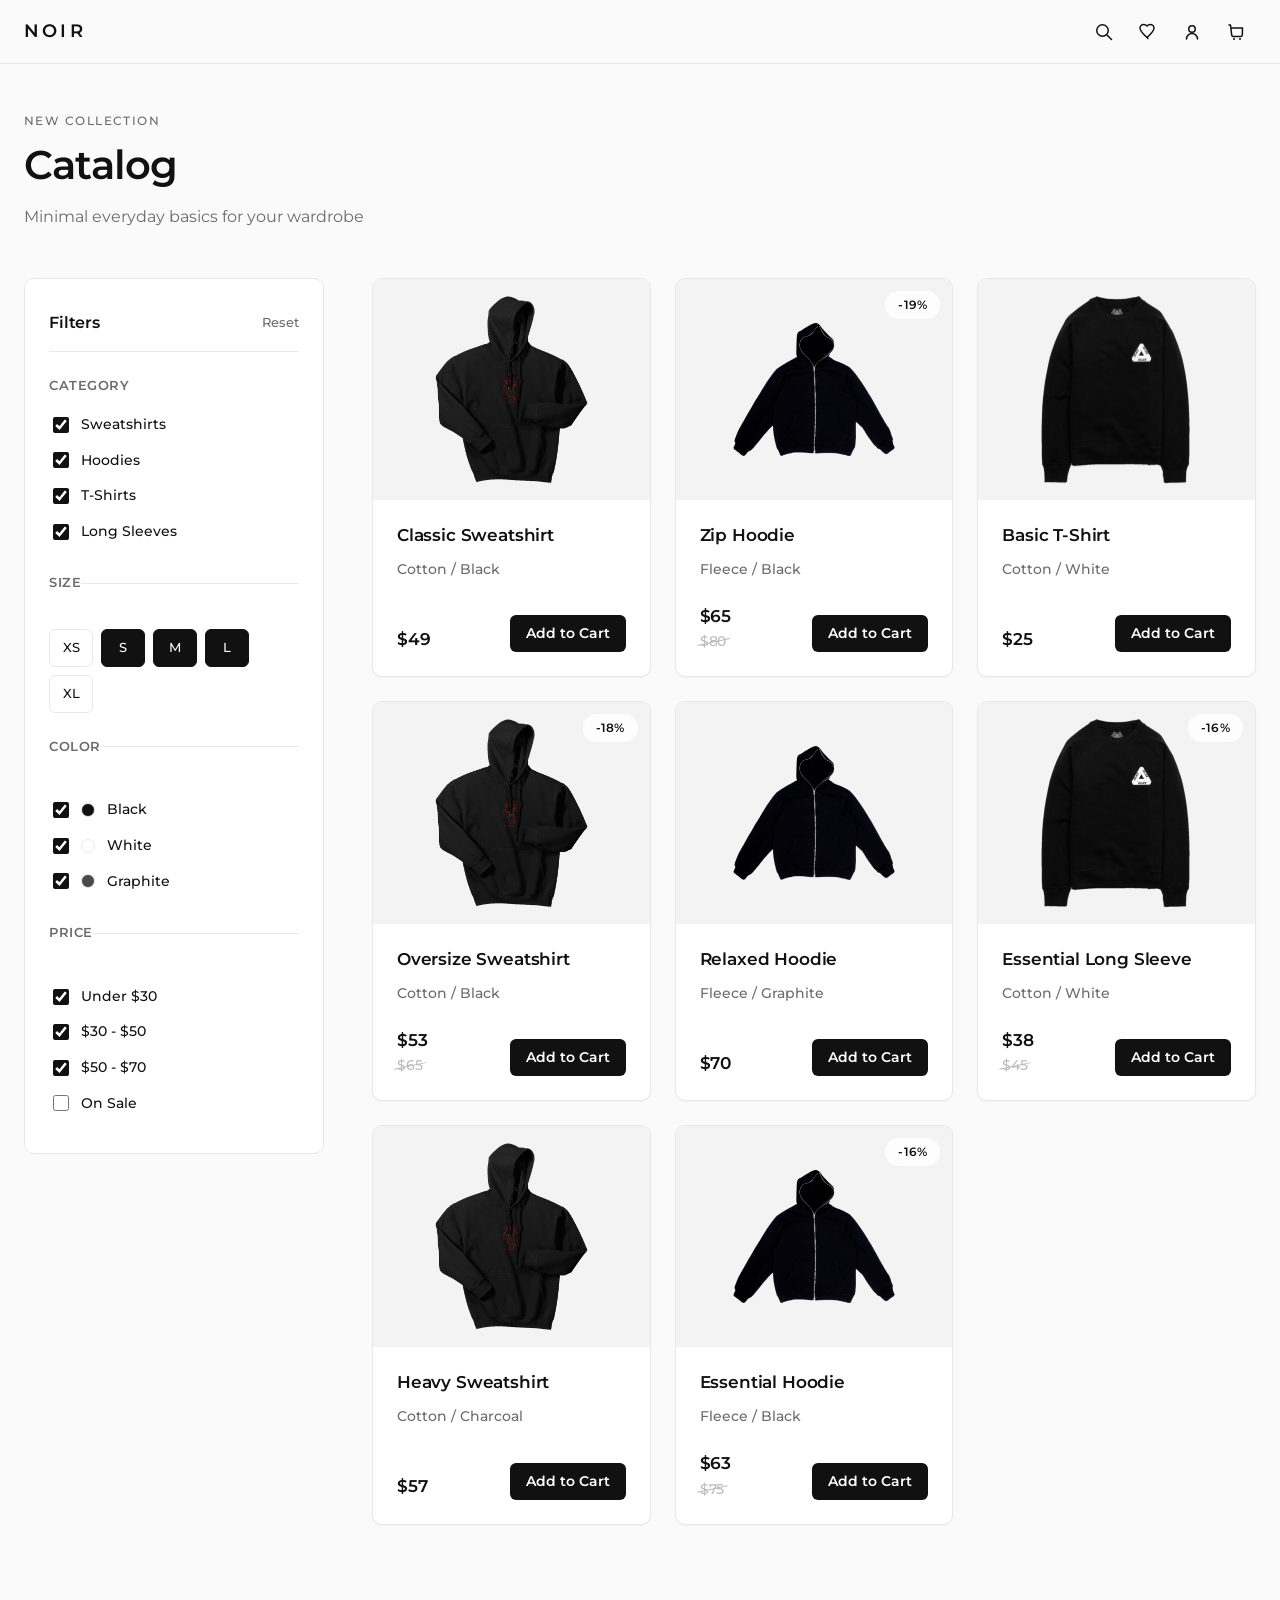
<file: index.html>
﻿<!DOCTYPE html>
<html lang="en">
<head>
  <meta charset="UTF-8">
  <meta name="viewport" content="width=device-width, initial-scale=1.0">
  <title>NOIR - Catalog</title>
  <link rel="preconnect" href="https://fonts.googleapis.com">
  <link rel="preconnect" href="https://fonts.gstatic.com" crossorigin>
  <link href="https://fonts.googleapis.com/css2?family=Montserrat:wght@400;500;600&display=swap" rel="stylesheet">
  <link rel="stylesheet" href="styles.css">
</head>
<body>
  <header class="header">
    <div class="container header__inner">
      <a href="#" class="header__logo">NOIR</a>

      <nav class="header__nav" aria-label="Main navigation">
        <button type="button" class="header__icon-btn" aria-label="Search">
          <svg width="20" height="20" viewBox="0 0 20 20" fill="none" aria-hidden="true">
            <circle cx="8.5" cy="8.5" r="5.75" stroke="currentColor" stroke-width="1.5"/>
            <path d="M13 13l4.5 4.5" stroke="currentColor" stroke-width="1.5" stroke-linecap="round"/>
          </svg>
        </button>
        <button type="button" class="header__icon-btn" aria-label="Wishlist">
          <svg width="20" height="20" viewBox="0 0 20 20" fill="none" aria-hidden="true">
            <path d="M10 16.5l-1.05-1.02C4.5 11.36 2 9.05 2 6.25 2 4.1 3.67 2.5 5.75 2.5c1.24 0 2.43.58 3.25 1.49C9.82 3.08 11.01 2.5 12.25 2.5 14.33 2.5 16 4.1 16 6.25c0 2.8-2.5 5.11-6.95 9.23L10 16.5z" stroke="currentColor" stroke-width="1.5" stroke-linejoin="round"/>
          </svg>
        </button>
        <button type="button" class="header__icon-btn" aria-label="Profile">
          <svg width="20" height="20" viewBox="0 0 20 20" fill="none" aria-hidden="true">
            <circle cx="10" cy="7" r="3.25" stroke="currentColor" stroke-width="1.5"/>
            <path d="M4.5 17c0-3.038 2.462-5.5 5.5-5.5s5.5 2.462 5.5 5.5" stroke="currentColor" stroke-width="1.5" stroke-linecap="round"/>
          </svg>
        </button>
        <button type="button" class="header__icon-btn" aria-label="Cart">
          <svg width="20" height="20" viewBox="0 0 20 20" fill="none" aria-hidden="true">
            <path d="M3 3h1.5l1.2 10.2a1.5 1.5 0 001.49 1.3h7.62a1.5 1.5 0 001.49-1.3L16.5 6H6" stroke="currentColor" stroke-width="1.5" stroke-linecap="round" stroke-linejoin="round"/>
            <circle cx="8" cy="17" r="1" fill="currentColor"/>
            <circle cx="14" cy="17" r="1" fill="currentColor"/>
          </svg>
        </button>
      </nav>
    </div>
  </header>

  <main>
    <section class="catalog" aria-labelledby="catalog-title">
      <div class="container">
        <header class="catalog__header">
          <p class="catalog__eyebrow">New Collection</p>
          <h1 id="catalog-title" class="catalog__title">Catalog</h1>
          <p class="catalog__subtitle">Minimal everyday basics for your wardrobe</p>
        </header>

        <div class="catalog__layout">
          <div class="filter-panel">
            <input type="checkbox" id="filter-toggle" class="filter-toggle">
            <label for="filter-toggle" class="filter-toggle-btn">
              <span class="filter-toggle-btn__text">Filters</span>
              <svg class="filter-toggle-btn__icon" width="16" height="16" viewBox="0 0 16 16" fill="none" aria-hidden="true">
                <path d="M4 6l4 4 4-4" stroke="currentColor" stroke-width="1.5" stroke-linecap="round" stroke-linejoin="round"/>
              </svg>
            </label>

            <aside class="filter" aria-label="Catalog filters">
              <div class="filter__head">
                <h2 class="filter__title">Filters</h2>
                <button type="button" class="filter__reset">Reset</button>
              </div>

              <fieldset class="filter__group">
                <legend class="filter__legend">Category</legend>
                <label class="filter__option">
                  <input type="checkbox" class="filter__input" checked>
                  <span class="filter__label">Sweatshirts</span>
                </label>
                <label class="filter__option">
                  <input type="checkbox" class="filter__input" checked>
                  <span class="filter__label">Hoodies</span>
                </label>
                <label class="filter__option">
                  <input type="checkbox" class="filter__input" checked>
                  <span class="filter__label">T-Shirts</span>
                </label>
                <label class="filter__option">
                  <input type="checkbox" class="filter__input" checked>
                  <span class="filter__label">Long Sleeves</span>
                </label>
              </fieldset>

              <fieldset class="filter__group">
                <legend class="filter__legend">Size</legend>
                <div class="filter__sizes">
                  <label class="filter__size">
                    <input type="checkbox" class="filter__input filter__input--size">
                    <span class="filter__size-label">XS</span>
                  </label>
                  <label class="filter__size">
                    <input type="checkbox" class="filter__input filter__input--size" checked>
                    <span class="filter__size-label">S</span>
                  </label>
                  <label class="filter__size">
                    <input type="checkbox" class="filter__input filter__input--size" checked>
                    <span class="filter__size-label">M</span>
                  </label>
                  <label class="filter__size">
                    <input type="checkbox" class="filter__input filter__input--size" checked>
                    <span class="filter__size-label">L</span>
                  </label>
                  <label class="filter__size">
                    <input type="checkbox" class="filter__input filter__input--size">
                    <span class="filter__size-label">XL</span>
                  </label>
                </div>
              </fieldset>

              <fieldset class="filter__group">
                <legend class="filter__legend">Color</legend>
                <label class="filter__option">
                  <input type="checkbox" class="filter__input" checked>
                  <span class="filter__swatch filter__swatch--black" aria-hidden="true"></span>
                  <span class="filter__label">Black</span>
                </label>
                <label class="filter__option">
                  <input type="checkbox" class="filter__input" checked>
                  <span class="filter__swatch filter__swatch--white" aria-hidden="true"></span>
                  <span class="filter__label">White</span>
                </label>
                <label class="filter__option">
                  <input type="checkbox" class="filter__input" checked>
                  <span class="filter__swatch filter__swatch--graphite" aria-hidden="true"></span>
                  <span class="filter__label">Graphite</span>
                </label>
              </fieldset>

              <fieldset class="filter__group">
                <legend class="filter__legend">Price</legend>
                <label class="filter__option">
                  <input type="checkbox" class="filter__input" checked>
                  <span class="filter__label">Under $30</span>
                </label>
                <label class="filter__option">
                  <input type="checkbox" class="filter__input" checked>
                  <span class="filter__label">$30 - $50</span>
                </label>
                <label class="filter__option">
                  <input type="checkbox" class="filter__input" checked>
                  <span class="filter__label">$50 - $70</span>
                </label>
                <label class="filter__option">
                  <input type="checkbox" class="filter__input">
                  <span class="filter__label">On Sale</span>
                </label>
              </fieldset>
            </aside>
          </div>

          <div class="catalog__content">
            <div class="catalog__grid">
              <article class="product-card">
                <a href="#" class="product-card__media">
                  <img
                    src="Resource/Products/Black-Sweatshirt-Pullover-PNG-Background-Photo.png"
                    alt="Classic sweatshirt in black"
                    class="product-card__image"
                    loading="lazy"
                  >
                </a>
                <div class="product-card__body">
                  <h2 class="product-card__name">Classic Sweatshirt</h2>
                  <p class="product-card__meta">Cotton / Black</p>
                  <div class="product-card__footer">
                    <div class="product-card__prices">
                      <span class="product-card__price">$49</span>
                    </div>
                    <button type="button" class="product-card__btn">Add to Cart</button>
                  </div>
                </div>
              </article>

              <article class="product-card product-card--sale">
                <a href="#" class="product-card__media">
                  <span class="product-card__badge">-19%</span>
                  <img
                    src="Resource/Products/pngtree-full-zip-hoodie-blank-black-png-image_6670519.png"
                    alt="Zip hoodie in black"
                    class="product-card__image"
                    loading="lazy"
                  >
                </a>
                <div class="product-card__body">
                  <h2 class="product-card__name">Zip Hoodie</h2>
                  <p class="product-card__meta">Fleece / Black</p>
                  <div class="product-card__footer">
                    <div class="product-card__prices">
                      <span class="product-card__price product-card__price--current">$65</span>
                      <span class="product-card__price product-card__price--old">$80</span>
                    </div>
                    <button type="button" class="product-card__btn">Add to Cart</button>
                  </div>
                </div>
              </article>

              <article class="product-card">
                <a href="#" class="product-card__media">
                  <img
                    src="Resource/Products/594cf0c7c1c7815cd48c8c72.png"
                    alt="Basic t-shirt in white"
                    class="product-card__image"
                    loading="lazy"
                  >
                </a>
                <div class="product-card__body">
                  <h2 class="product-card__name">Basic T-Shirt</h2>
                  <p class="product-card__meta">Cotton / White</p>
                  <div class="product-card__footer">
                    <div class="product-card__prices">
                      <span class="product-card__price">$25</span>
                    </div>
                    <button type="button" class="product-card__btn">Add to Cart</button>
                  </div>
                </div>
              </article>

              <article class="product-card product-card--sale">
                <a href="#" class="product-card__media">
                  <span class="product-card__badge">-18%</span>
                  <img
                    src="Resource/Products/Black-Sweatshirt-Pullover-PNG-Background-Photo.png"
                    alt="Oversize sweatshirt in black"
                    class="product-card__image"
                    loading="lazy"
                  >
                </a>
                <div class="product-card__body">
                  <h2 class="product-card__name">Oversize Sweatshirt</h2>
                  <p class="product-card__meta">Cotton / Black</p>
                  <div class="product-card__footer">
                    <div class="product-card__prices">
                      <span class="product-card__price product-card__price--current">$53</span>
                      <span class="product-card__price product-card__price--old">$65</span>
                    </div>
                    <button type="button" class="product-card__btn">Add to Cart</button>
                  </div>
                </div>
              </article>

              <article class="product-card">
                <a href="#" class="product-card__media">
                  <img
                    src="Resource/Products/pngtree-full-zip-hoodie-blank-black-png-image_6670519.png"
                    alt="Relaxed hoodie in graphite"
                    class="product-card__image"
                    loading="lazy"
                  >
                </a>
                <div class="product-card__body">
                  <h2 class="product-card__name">Relaxed Hoodie</h2>
                  <p class="product-card__meta">Fleece / Graphite</p>
                  <div class="product-card__footer">
                    <div class="product-card__prices">
                      <span class="product-card__price">$70</span>
                    </div>
                    <button type="button" class="product-card__btn">Add to Cart</button>
                  </div>
                </div>
              </article>

              <article class="product-card product-card--sale">
                <a href="#" class="product-card__media">
                  <span class="product-card__badge">-16%</span>
                  <img
                    src="Resource/Products/594cf0c7c1c7815cd48c8c72.png"
                    alt="Essential long sleeve in white"
                    class="product-card__image"
                    loading="lazy"
                  >
                </a>
                <div class="product-card__body">
                  <h2 class="product-card__name">Essential Long Sleeve</h2>
                  <p class="product-card__meta">Cotton / White</p>
                  <div class="product-card__footer">
                    <div class="product-card__prices">
                      <span class="product-card__price product-card__price--current">$38</span>
                      <span class="product-card__price product-card__price--old">$45</span>
                    </div>
                    <button type="button" class="product-card__btn">Add to Cart</button>
                  </div>
                </div>
              </article>

              <article class="product-card">
                <a href="#" class="product-card__media">
                  <img
                    src="Resource/Products/Black-Sweatshirt-Pullover-PNG-Background-Photo.png"
                    alt="Heavy sweatshirt in charcoal"
                    class="product-card__image"
                    loading="lazy"
                  >
                </a>
                <div class="product-card__body">
                  <h2 class="product-card__name">Heavy Sweatshirt</h2>
                  <p class="product-card__meta">Cotton / Charcoal</p>
                  <div class="product-card__footer">
                    <div class="product-card__prices">
                      <span class="product-card__price">$57</span>
                    </div>
                    <button type="button" class="product-card__btn">Add to Cart</button>
                  </div>
                </div>
              </article>

              <article class="product-card product-card--sale">
                <a href="#" class="product-card__media">
                  <span class="product-card__badge">-16%</span>
                  <img
                    src="Resource/Products/pngtree-full-zip-hoodie-blank-black-png-image_6670519.png"
                    alt="Essential hoodie in black"
                    class="product-card__image"
                    loading="lazy"
                  >
                </a>
                <div class="product-card__body">
                  <h2 class="product-card__name">Essential Hoodie</h2>
                  <p class="product-card__meta">Fleece / Black</p>
                  <div class="product-card__footer">
                    <div class="product-card__prices">
                      <span class="product-card__price product-card__price--current">$63</span>
                      <span class="product-card__price product-card__price--old">$75</span>
                    </div>
                    <button type="button" class="product-card__btn">Add to Cart</button>
                  </div>
                </div>
              </article>
            </div>
          </div>
        </div>
      </div>
    </section>
  </main>
</body>
</html>
</file>
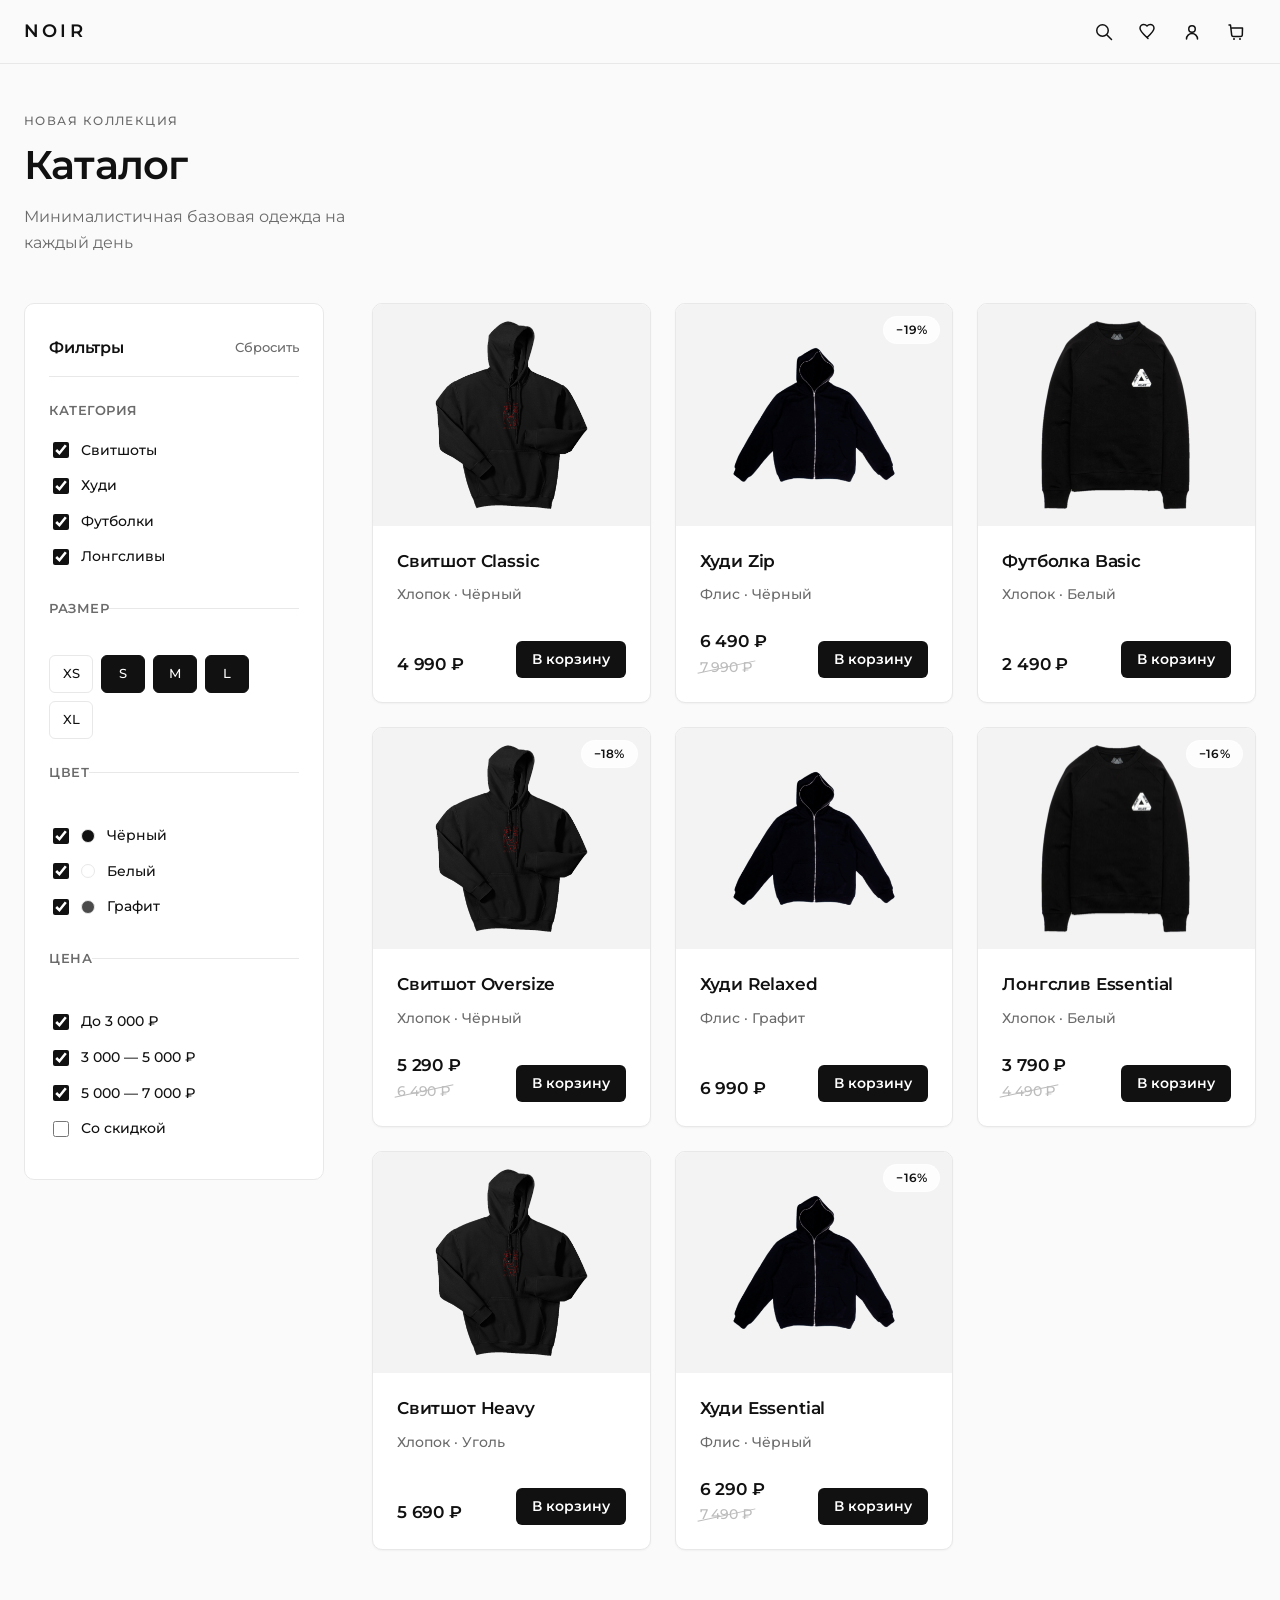
<file: html/index.html>
<!DOCTYPE html>
<html lang="ru">
<head>
  <meta charset="UTF-8">
  <meta name="viewport" content="width=device-width, initial-scale=1.0">
  <title>NOIR — Каталог</title>
  <link rel="preconnect" href="https://fonts.googleapis.com">
  <link rel="preconnect" href="https://fonts.gstatic.com" crossorigin>
  <link href="https://fonts.googleapis.com/css2?family=Montserrat:wght@400;500;600&display=swap" rel="stylesheet">
  <link rel="stylesheet" href="../css/styles.css">
</head>
<body>
  <header class="header">
    <div class="container header__inner">
      <a href="#" class="header__logo">NOIR</a>

      <nav class="header__nav" aria-label="Основная навигация">
        <button type="button" class="header__icon-btn" aria-label="Поиск">
          <svg width="20" height="20" viewBox="0 0 20 20" fill="none" aria-hidden="true">
            <circle cx="8.5" cy="8.5" r="5.75" stroke="currentColor" stroke-width="1.5"/>
            <path d="M13 13l4.5 4.5" stroke="currentColor" stroke-width="1.5" stroke-linecap="round"/>
          </svg>
        </button>
        <button type="button" class="header__icon-btn" aria-label="Избранное">
          <svg width="20" height="20" viewBox="0 0 20 20" fill="none" aria-hidden="true">
            <path d="M10 16.5l-1.05-1.02C4.5 11.36 2 9.05 2 6.25 2 4.1 3.67 2.5 5.75 2.5c1.24 0 2.43.58 3.25 1.49C9.82 3.08 11.01 2.5 12.25 2.5 14.33 2.5 16 4.1 16 6.25c0 2.8-2.5 5.11-6.95 9.23L10 16.5z" stroke="currentColor" stroke-width="1.5" stroke-linejoin="round"/>
          </svg>
        </button>
        <button type="button" class="header__icon-btn" aria-label="Профиль">
          <svg width="20" height="20" viewBox="0 0 20 20" fill="none" aria-hidden="true">
            <circle cx="10" cy="7" r="3.25" stroke="currentColor" stroke-width="1.5"/>
            <path d="M4.5 17c0-3.038 2.462-5.5 5.5-5.5s5.5 2.462 5.5 5.5" stroke="currentColor" stroke-width="1.5" stroke-linecap="round"/>
          </svg>
        </button>
        <button type="button" class="header__icon-btn" aria-label="Корзина">
          <svg width="20" height="20" viewBox="0 0 20 20" fill="none" aria-hidden="true">
            <path d="M3 3h1.5l1.2 10.2a1.5 1.5 0 001.49 1.3h7.62a1.5 1.5 0 001.49-1.3L16.5 6H6" stroke="currentColor" stroke-width="1.5" stroke-linecap="round" stroke-linejoin="round"/>
            <circle cx="8" cy="17" r="1" fill="currentColor"/>
            <circle cx="14" cy="17" r="1" fill="currentColor"/>
          </svg>
        </button>
      </nav>
    </div>
  </header>

  <main>
    <section class="catalog" aria-labelledby="catalog-title">
      <div class="container">
        <header class="catalog__header">
          <p class="catalog__eyebrow">Новая коллекция</p>
          <h1 id="catalog-title" class="catalog__title">Каталог</h1>
          <p class="catalog__subtitle">Минималистичная базовая одежда на каждый день</p>
        </header>

        <div class="catalog__layout">
          <div class="filter-panel">
            <input type="checkbox" id="filter-toggle" class="filter-toggle">
            <label for="filter-toggle" class="filter-toggle-btn">
              <span class="filter-toggle-btn__text">Фильтры</span>
              <svg class="filter-toggle-btn__icon" width="16" height="16" viewBox="0 0 16 16" fill="none" aria-hidden="true">
                <path d="M4 6l4 4 4-4" stroke="currentColor" stroke-width="1.5" stroke-linecap="round" stroke-linejoin="round"/>
              </svg>
            </label>

            <aside class="filter" aria-label="Фильтры каталога">
            <div class="filter__head">
              <h2 class="filter__title">Фильтры</h2>
              <button type="button" class="filter__reset">Сбросить</button>
            </div>

            <fieldset class="filter__group">
              <legend class="filter__legend">Категория</legend>
              <label class="filter__option">
                <input type="checkbox" class="filter__input" checked>
                <span class="filter__label">Свитшоты</span>
              </label>
              <label class="filter__option">
                <input type="checkbox" class="filter__input" checked>
                <span class="filter__label">Худи</span>
              </label>
              <label class="filter__option">
                <input type="checkbox" class="filter__input" checked>
                <span class="filter__label">Футболки</span>
              </label>
              <label class="filter__option">
                <input type="checkbox" class="filter__input" checked>
                <span class="filter__label">Лонгсливы</span>
              </label>
            </fieldset>

            <fieldset class="filter__group">
              <legend class="filter__legend">Размер</legend>
              <div class="filter__sizes">
                <label class="filter__size">
                  <input type="checkbox" class="filter__input filter__input--size">
                  <span class="filter__size-label">XS</span>
                </label>
                <label class="filter__size">
                  <input type="checkbox" class="filter__input filter__input--size" checked>
                  <span class="filter__size-label">S</span>
                </label>
                <label class="filter__size">
                  <input type="checkbox" class="filter__input filter__input--size" checked>
                  <span class="filter__size-label">M</span>
                </label>
                <label class="filter__size">
                  <input type="checkbox" class="filter__input filter__input--size" checked>
                  <span class="filter__size-label">L</span>
                </label>
                <label class="filter__size">
                  <input type="checkbox" class="filter__input filter__input--size">
                  <span class="filter__size-label">XL</span>
                </label>
              </div>
            </fieldset>

            <fieldset class="filter__group">
              <legend class="filter__legend">Цвет</legend>
              <label class="filter__option">
                <input type="checkbox" class="filter__input" checked>
                <span class="filter__swatch filter__swatch--black" aria-hidden="true"></span>
                <span class="filter__label">Чёрный</span>
              </label>
              <label class="filter__option">
                <input type="checkbox" class="filter__input" checked>
                <span class="filter__swatch filter__swatch--white" aria-hidden="true"></span>
                <span class="filter__label">Белый</span>
              </label>
              <label class="filter__option">
                <input type="checkbox" class="filter__input" checked>
                <span class="filter__swatch filter__swatch--graphite" aria-hidden="true"></span>
                <span class="filter__label">Графит</span>
              </label>
            </fieldset>

            <fieldset class="filter__group">
              <legend class="filter__legend">Цена</legend>
              <label class="filter__option">
                <input type="checkbox" class="filter__input" checked>
                <span class="filter__label">До 3 000 ₽</span>
              </label>
              <label class="filter__option">
                <input type="checkbox" class="filter__input" checked>
                <span class="filter__label">3 000 — 5 000 ₽</span>
              </label>
              <label class="filter__option">
                <input type="checkbox" class="filter__input" checked>
                <span class="filter__label">5 000 — 7 000 ₽</span>
              </label>
              <label class="filter__option">
                <input type="checkbox" class="filter__input">
                <span class="filter__label">Со скидкой</span>
              </label>
            </fieldset>
          </aside>
          </div>

          <div class="catalog__content">
            <div class="catalog__grid">
              <article class="product-card">
                <a href="#" class="product-card__media">
                  <img
                    src="../Resource/Products/Black-Sweatshirt-Pullover-PNG-Background-Photo.png"
                    alt="Свитшот Classic чёрный"
                    class="product-card__image"
                    loading="lazy"
                  >
                </a>
                <div class="product-card__body">
                  <h2 class="product-card__name">Свитшот Classic</h2>
                  <p class="product-card__meta">Хлопок · Чёрный</p>
                  <div class="product-card__footer">
                    <div class="product-card__prices">
                      <span class="product-card__price">4 990 ₽</span>
                    </div>
                    <button type="button" class="product-card__btn">В корзину</button>
                  </div>
                </div>
              </article>

              <article class="product-card product-card--sale">
                <a href="#" class="product-card__media">
                  <span class="product-card__badge">−19%</span>
                  <img
                    src="../Resource/Products/pngtree-full-zip-hoodie-blank-black-png-image_6670519.png"
                    alt="Худи Zip чёрное"
                    class="product-card__image"
                    loading="lazy"
                  >
                </a>
                <div class="product-card__body">
                  <h2 class="product-card__name">Худи Zip</h2>
                  <p class="product-card__meta">Флис · Чёрный</p>
                  <div class="product-card__footer">
                    <div class="product-card__prices">
                      <span class="product-card__price product-card__price--current">6 490 ₽</span>
                      <span class="product-card__price product-card__price--old">7 990 ₽</span>
                    </div>
                    <button type="button" class="product-card__btn">В корзину</button>
                  </div>
                </div>
              </article>

              <article class="product-card">
                <a href="#" class="product-card__media">
                  <img
                    src="../Resource/Products/594cf0c7c1c7815cd48c8c72.png"
                    alt="Футболка Basic белая"
                    class="product-card__image"
                    loading="lazy"
                  >
                </a>
                <div class="product-card__body">
                  <h2 class="product-card__name">Футболка Basic</h2>
                  <p class="product-card__meta">Хлопок · Белый</p>
                  <div class="product-card__footer">
                    <div class="product-card__prices">
                      <span class="product-card__price">2 490 ₽</span>
                    </div>
                    <button type="button" class="product-card__btn">В корзину</button>
                  </div>
                </div>
              </article>

              <article class="product-card product-card--sale">
                <a href="#" class="product-card__media">
                  <span class="product-card__badge">−18%</span>
                  <img
                    src="../Resource/Products/Black-Sweatshirt-Pullover-PNG-Background-Photo.png"
                    alt="Свитшот Oversize чёрный"
                    class="product-card__image"
                    loading="lazy"
                  >
                </a>
                <div class="product-card__body">
                  <h2 class="product-card__name">Свитшот Oversize</h2>
                  <p class="product-card__meta">Хлопок · Чёрный</p>
                  <div class="product-card__footer">
                    <div class="product-card__prices">
                      <span class="product-card__price product-card__price--current">5 290 ₽</span>
                      <span class="product-card__price product-card__price--old">6 490 ₽</span>
                    </div>
                    <button type="button" class="product-card__btn">В корзину</button>
                  </div>
                </div>
              </article>

              <article class="product-card">
                <a href="#" class="product-card__media">
                  <img
                    src="../Resource/Products/pngtree-full-zip-hoodie-blank-black-png-image_6670519.png"
                    alt="Худи Relaxed чёрное"
                    class="product-card__image"
                    loading="lazy"
                  >
                </a>
                <div class="product-card__body">
                  <h2 class="product-card__name">Худи Relaxed</h2>
                  <p class="product-card__meta">Флис · Графит</p>
                  <div class="product-card__footer">
                    <div class="product-card__prices">
                      <span class="product-card__price">6 990 ₽</span>
                    </div>
                    <button type="button" class="product-card__btn">В корзину</button>
                  </div>
                </div>
              </article>

              <article class="product-card product-card--sale">
                <a href="#" class="product-card__media">
                  <span class="product-card__badge">−16%</span>
                  <img
                    src="../Resource/Products/594cf0c7c1c7815cd48c8c72.png"
                    alt="Лонгслив Essential белый"
                    class="product-card__image"
                    loading="lazy"
                  >
                </a>
                <div class="product-card__body">
                  <h2 class="product-card__name">Лонгслив Essential</h2>
                  <p class="product-card__meta">Хлопок · Белый</p>
                  <div class="product-card__footer">
                    <div class="product-card__prices">
                      <span class="product-card__price product-card__price--current">3 790 ₽</span>
                      <span class="product-card__price product-card__price--old">4 490 ₽</span>
                    </div>
                    <button type="button" class="product-card__btn">В корзину</button>
                  </div>
                </div>
              </article>

              <article class="product-card">
                <a href="#" class="product-card__media">
                  <img
                    src="../Resource/Products/Black-Sweatshirt-Pullover-PNG-Background-Photo.png"
                    alt="Свитшот Heavy чёрный"
                    class="product-card__image"
                    loading="lazy"
                  >
                </a>
                <div class="product-card__body">
                  <h2 class="product-card__name">Свитшот Heavy</h2>
                  <p class="product-card__meta">Хлопок · Уголь</p>
                  <div class="product-card__footer">
                    <div class="product-card__prices">
                      <span class="product-card__price">5 690 ₽</span>
                    </div>
                    <button type="button" class="product-card__btn">В корзину</button>
                  </div>
                </div>
              </article>

              <article class="product-card product-card--sale">
                <a href="#" class="product-card__media">
                  <span class="product-card__badge">−16%</span>
                  <img
                    src="../Resource/Products/pngtree-full-zip-hoodie-blank-black-png-image_6670519.png"
                    alt="Худи Essential чёрное"
                    class="product-card__image"
                    loading="lazy"
                  >
                </a>
                <div class="product-card__body">
                  <h2 class="product-card__name">Худи Essential</h2>
                  <p class="product-card__meta">Флис · Чёрный</p>
                  <div class="product-card__footer">
                    <div class="product-card__prices">
                      <span class="product-card__price product-card__price--current">6 290 ₽</span>
                      <span class="product-card__price product-card__price--old">7 490 ₽</span>
                    </div>
                    <button type="button" class="product-card__btn">В корзину</button>
                  </div>
                </div>
              </article>
            </div>
          </div>
        </div>
      </div>
    </section>
  </main>
</body>
</html>
</file>
<file: styles.css>
:root {
  --color-bg: #fafafa;
  --color-surface: #ffffff;
  --color-text: #111111;
  --color-text-muted: #6b6b6b;
  --color-border: #e8e8e8;
  --color-border-hover: #cccccc;
  --color-accent: #111111;

  --font-family: "Montserrat", system-ui, -apple-system, sans-serif;

  --space-1: 4px;
  --space-2: 8px;
  --space-3: 12px;
  --space-4: 16px;
  --space-5: 24px;
  --space-6: 32px;
  --space-7: 48px;
  --space-8: 64px;
  --space-9: 96px;

  --radius-sm: 6px;
  --radius-md: 10px;
  --radius-pill: 999px;

  --shadow-card: 0 1px 2px rgba(0, 0, 0, 0.04);
  --shadow-card-hover: 0 8px 24px rgba(0, 0, 0, 0.08);
  --shadow-filter-hover: 0 4px 16px rgba(0, 0, 0, 0.08);

  --transition-fast: 180ms ease;
  --transition-base: 260ms ease;

  --container-max: 1440px;
  --filter-width: 300px;
  --header-height: 64px;
}

*,
*::before,
*::after {
  box-sizing: border-box;
}

html {
  -webkit-text-size-adjust: 100%;
}

body {
  margin: 0;
  min-height: 100vh;
  font-family: var(--font-family);
  font-size: 15px;
  line-height: 1.5;
  color: var(--color-text);
  background-color: var(--color-bg);
  -webkit-font-smoothing: antialiased;
}

img {
  display: block;
  max-width: 100%;
  height: auto;
}

button {
  font: inherit;
  cursor: pointer;
  border: none;
  background: none;
  padding: 0;
}

a {
  color: inherit;
  text-decoration: none;
}

h1,
h2,
p {
  margin: 0;
}

fieldset {
  margin: 0;
  padding: 0;
  border: none;
}

legend {
  padding: 0;
}

input {
  font: inherit;
}

.container {
  width: 100%;
  max-width: var(--container-max);
  margin-inline: auto;
  padding-inline: var(--space-4);
}

@media (min-width: 768px) {
  .container {
    padding-inline: var(--space-5);
  }
}

.header {
  position: sticky;
  top: 0;
  z-index: 100;
  height: var(--header-height);
  background-color: rgba(250, 250, 250, 0.88);
  backdrop-filter: blur(12px);
  border-bottom: 1px solid var(--color-border);
}

.header__inner {
  display: flex;
  align-items: center;
  justify-content: space-between;
  height: 100%;
}

.header__logo {
  font-size: 18px;
  font-weight: 600;
  letter-spacing: 0.18em;
  text-transform: uppercase;
  transition: opacity var(--transition-fast);
}

.header__logo:hover {
  opacity: 0.6;
}

.header__nav {
  display: flex;
  align-items: center;
  gap: var(--space-1);
}

.header__icon-btn {
  display: flex;
  align-items: center;
  justify-content: center;
  width: 40px;
  height: 40px;
  border-radius: var(--radius-sm);
  color: var(--color-text);
  transition:
    background-color var(--transition-fast),
    color var(--transition-fast),
    transform var(--transition-fast);
}

.header__icon-btn:hover {
  background-color: var(--color-border);
}

.header__icon-btn:active {
  transform: scale(0.94);
}

.header__icon-btn:focus-visible {
  outline: 2px solid var(--color-accent);
  outline-offset: 2px;
}

.catalog {
  padding-block: var(--space-6) var(--space-8);
}

@media (min-width: 768px) {
  .catalog {
    padding-block: var(--space-7) var(--space-9);
  }
}

.catalog__header {
  margin-bottom: var(--space-6);
  max-width: 36ch;
}

@media (min-width: 1024px) {
  .catalog__header {
    margin-bottom: var(--space-7);
  }
}

.catalog__eyebrow {
  margin-bottom: var(--space-3);
  font-size: 12px;
  font-weight: 500;
  letter-spacing: 0.12em;
  text-transform: uppercase;
  color: var(--color-text-muted);
}

.catalog__title {
  font-size: clamp(28px, 5vw, 40px);
  font-weight: 600;
  line-height: 1.15;
  letter-spacing: -0.02em;
}

.catalog__subtitle {
  margin-top: var(--space-4);
  font-size: 16px;
  line-height: 1.6;
  color: var(--color-text-muted);
}

.catalog__layout {
  display: grid;
  grid-template-columns: 1fr;
  gap: var(--space-6);
  align-items: start;
}

@media (min-width: 1024px) {
  .catalog__layout {
    grid-template-columns: var(--filter-width) minmax(0, 1fr);
    gap: var(--space-7);
  }
}

.catalog__content {
  min-width: 0;
}

.filter-panel {
  display: flex;
  flex-direction: column;
  gap: var(--space-3);
}

.filter-toggle {
  position: absolute;
  width: 1px;
  height: 1px;
  padding: 0;
  margin: -1px;
  overflow: hidden;
  clip: rect(0, 0, 0, 0);
  white-space: nowrap;
  border: 0;
}

.filter-toggle-btn {
  display: flex;
  align-items: center;
  justify-content: space-between;
  gap: var(--space-3);
  width: 100%;
  padding: var(--space-4) var(--space-5);
  font-size: 15px;
  font-weight: 600;
  color: var(--color-text);
  background-color: var(--color-surface);
  border: 1px solid var(--color-border);
  border-radius: var(--radius-md);
  cursor: pointer;
  transition:
    border-color var(--transition-fast),
    box-shadow var(--transition-fast);
}

.filter-toggle-btn:hover {
  border-color: var(--color-border-hover);
  box-shadow: var(--shadow-filter-hover);
}

.filter-toggle-btn__icon {
  flex-shrink: 0;
  transition: transform var(--transition-base);
}

.filter-toggle:checked + .filter-toggle-btn .filter-toggle-btn__icon {
  transform: rotate(180deg);
}

@media (max-width: 1023px) {
  .filter-panel .filter {
    display: none;
  }

  .filter-toggle:checked ~ .filter {
    display: block;
  }
}

@media (min-width: 1024px) {
  .filter-toggle-btn {
    display: none;
  }

  .filter-panel {
    gap: 0;
  }

  .filter-panel .filter {
    display: block;
  }
}

.filter {
  padding: var(--space-6) var(--space-5);
  background-color: var(--color-surface);
  border: 1px solid var(--color-border);
  border-radius: var(--radius-md);
}

@media (min-width: 1024px) {
  .filter {
    position: sticky;
    top: calc(var(--header-height) + var(--space-5));
  }
}

.filter__head {
  display: flex;
  align-items: center;
  justify-content: space-between;
  gap: var(--space-3);
  margin-bottom: var(--space-5);
  padding-bottom: var(--space-4);
  border-bottom: 1px solid var(--color-border);
}

.filter__title {
  font-size: 16px;
  font-weight: 600;
  letter-spacing: -0.01em;
}

.filter__reset {
  font-size: 13px;
  font-weight: 500;
  color: var(--color-text-muted);
  transition: color var(--transition-fast);
}

.filter__reset:hover {
  color: var(--color-text);
}

.filter__group + .filter__group {
  margin-top: var(--space-5);
  padding-top: var(--space-5);
  border-top: 1px solid var(--color-border);
}

.filter__legend {
  display: block;
  margin-bottom: var(--space-3);
  font-size: 13px;
  font-weight: 600;
  letter-spacing: 0.04em;
  text-transform: uppercase;
  color: var(--color-text-muted);
}

.filter__option {
  display: flex;
  align-items: center;
  gap: var(--space-3);
  padding: var(--space-2) var(--space-3);
  margin-inline: calc(var(--space-2) * -1);
  border-radius: var(--radius-sm);
  cursor: pointer;
  transition:
    box-shadow var(--transition-fast),
    background-color var(--transition-fast);
}

.filter__option:hover {
  background-color: rgba(255, 255, 255, 0.9);
  box-shadow: var(--shadow-filter-hover);
}

.filter__input {
  flex-shrink: 0;
  width: 16px;
  height: 16px;
  margin: 0;
  accent-color: var(--color-accent);
  cursor: pointer;
}

.filter__input--size {
  position: absolute;
  opacity: 0;
  width: 0;
  height: 0;
}

.filter__label {
  font-size: 14px;
  font-weight: 500;
  line-height: 1.4;
}

.filter__swatch {
  flex-shrink: 0;
  width: 14px;
  height: 14px;
  border-radius: 50%;
  border: 1px solid var(--color-border);
}

.filter__swatch--black {
  background-color: #111111;
}

.filter__swatch--white {
  background-color: #ffffff;
}

.filter__swatch--graphite {
  background-color: #4a4a4a;
}

.filter__sizes {
  display: flex;
  flex-wrap: wrap;
  gap: var(--space-2);
}

.filter__size {
  position: relative;
  cursor: pointer;
}

.filter__size-label {
  display: flex;
  align-items: center;
  justify-content: center;
  min-width: 44px;
  height: 38px;
  padding-inline: var(--space-3);
  font-size: 13px;
  font-weight: 500;
  border: 1px solid var(--color-border);
  border-radius: var(--radius-sm);
  transition:
    border-color var(--transition-fast),
    background-color var(--transition-fast),
    color var(--transition-fast),
    box-shadow var(--transition-fast);
}

.filter__size:hover .filter__size-label {
  border-color: var(--color-border-hover);
  box-shadow: var(--shadow-filter-hover);
}

.filter__input--size:checked + .filter__size-label {
  color: var(--color-surface);
  background-color: var(--color-accent);
  border-color: var(--color-accent);
}

.filter__input--size:focus-visible + .filter__size-label {
  outline: 2px solid var(--color-accent);
  outline-offset: 2px;
}

.catalog__grid {
  display: grid;
  grid-template-columns: repeat(2, 1fr);
  gap: var(--space-4);
}

@media (min-width: 640px) {
  .catalog__grid {
    gap: var(--space-5);
  }
}

@media (min-width: 768px) {
  .catalog__grid {
    grid-template-columns: repeat(2, 1fr);
  }
}

@media (min-width: 1280px) {
  .catalog__grid {
    grid-template-columns: repeat(3, 1fr);
    gap: var(--space-5);
  }
}

.product-card {
  display: flex;
  flex-direction: column;
  background-color: var(--color-surface);
  border: 1px solid var(--color-border);
  border-radius: var(--radius-md);
  overflow: hidden;
  box-shadow: var(--shadow-card);
  transition:
    border-color var(--transition-base),
    box-shadow var(--transition-base),
    transform var(--transition-base);
}

.product-card:hover {
  border-color: var(--color-border-hover);
  box-shadow: var(--shadow-card-hover);
  transform: translateY(-2px);
}

.product-card__media {
  position: relative;
  aspect-ratio: 5 / 4;
  overflow: hidden;
  background-color: #f3f3f3;
}

.product-card__badge {
  position: absolute;
  top: var(--space-3);
  right: var(--space-3);
  z-index: 2;
  padding: var(--space-1) var(--space-3);
  font-size: 12px;
  font-weight: 600;
  letter-spacing: 0.02em;
  color: var(--color-text);
  background-color: rgba(255, 255, 255, 0.82);
  backdrop-filter: blur(8px);
  border: 1px solid rgba(255, 255, 255, 0.6);
  border-radius: var(--radius-pill);
}

.product-card__image {
  width: 100%;
  height: 100%;
  object-fit: contain;
  object-position: center;
  padding: var(--space-4);
  transition: transform var(--transition-base);
}

.product-card:hover .product-card__image {
  transform: scale(1.04);
}

.product-card__body {
  display: flex;
  flex-direction: column;
  flex: 1;
  gap: var(--space-2);
  padding: var(--space-4);
}

@media (min-width: 768px) {
  .product-card__body {
    padding: var(--space-5);
    gap: var(--space-3);
  }
}

.product-card__name {
  font-size: 17px;
  font-weight: 600;
  line-height: 1.35;
  letter-spacing: -0.01em;
}

.product-card__meta {
  font-size: 14px;
  font-weight: 500;
  color: var(--color-text-muted);
}

.product-card__footer {
  display: flex;
  align-items: flex-end;
  justify-content: space-between;
  gap: var(--space-3);
  margin-top: auto;
  padding-top: var(--space-3);
}

.product-card__prices {
  display: flex;
  flex-direction: column;
  gap: 2px;
}

.product-card__price {
  font-size: 17px;
  font-weight: 600;
  letter-spacing: -0.01em;
  white-space: nowrap;
}

.product-card__price--current {
  color: var(--color-text);
}

.product-card__price--old {
  position: relative;
  align-self: flex-start;
  font-size: 14px;
  font-weight: 500;
  color: var(--color-text-muted);
  opacity: 0.45;
}

.product-card__price--old::after {
  content: "";
  position: absolute;
  top: 50%;
  left: -3px;
  width: calc(100% + 6px);
  height: 1px;
  background-color: currentColor;
  transform: translateY(-50%) rotate(-12deg);
  transform-origin: center;
  pointer-events: none;
}

.product-card__btn {
  flex-shrink: 0;
  padding: var(--space-2) var(--space-4);
  font-size: 14px;
  font-weight: 600;
  color: var(--color-surface);
  background-color: var(--color-accent);
  border-radius: var(--radius-sm);
  transition:
    background-color var(--transition-fast),
    transform var(--transition-fast),
    opacity var(--transition-fast);
}

.product-card__btn:hover {
  background-color: #333333;
}

.product-card__btn:active {
  transform: scale(0.96);
}

.product-card__btn:focus-visible {
  outline: 2px solid var(--color-accent);
  outline-offset: 2px;
}

@media (max-width: 479px) {
  .product-card__footer {
    flex-direction: column;
    align-items: stretch;
  }

  .product-card__btn {
    width: 100%;
    padding-block: var(--space-3);
    text-align: center;
  }
}
</file>
<file: css/styles.css>
:root {
  --color-bg: #fafafa;
  --color-surface: #ffffff;
  --color-text: #111111;
  --color-text-muted: #6b6b6b;
  --color-border: #e8e8e8;
  --color-border-hover: #cccccc;
  --color-accent: #111111;

  --font-family: "Montserrat", system-ui, -apple-system, sans-serif;

  --space-1: 4px;
  --space-2: 8px;
  --space-3: 12px;
  --space-4: 16px;
  --space-5: 24px;
  --space-6: 32px;
  --space-7: 48px;
  --space-8: 64px;
  --space-9: 96px;

  --radius-sm: 6px;
  --radius-md: 10px;
  --radius-pill: 999px;

  --shadow-card: 0 1px 2px rgba(0, 0, 0, 0.04);
  --shadow-card-hover: 0 8px 24px rgba(0, 0, 0, 0.08);
  --shadow-filter-hover: 0 4px 16px rgba(0, 0, 0, 0.08);

  --transition-fast: 180ms ease;
  --transition-base: 260ms ease;

  --container-max: 1440px;
  --filter-width: 300px;
  --header-height: 64px;
}

*,
*::before,
*::after {
  box-sizing: border-box;
}

html {
  -webkit-text-size-adjust: 100%;
}

body {
  margin: 0;
  min-height: 100vh;
  font-family: var(--font-family);
  font-size: 15px;
  line-height: 1.5;
  color: var(--color-text);
  background-color: var(--color-bg);
  -webkit-font-smoothing: antialiased;
}

img {
  display: block;
  max-width: 100%;
  height: auto;
}

button {
  font: inherit;
  cursor: pointer;
  border: none;
  background: none;
  padding: 0;
}

a {
  color: inherit;
  text-decoration: none;
}

h1,
h2,
p {
  margin: 0;
}

fieldset {
  margin: 0;
  padding: 0;
  border: none;
}

legend {
  padding: 0;
}

input {
  font: inherit;
}

.container {
  width: 100%;
  max-width: var(--container-max);
  margin-inline: auto;
  padding-inline: var(--space-4);
}

@media (min-width: 768px) {
  .container {
    padding-inline: var(--space-5);
  }
}

.header {
  position: sticky;
  top: 0;
  z-index: 100;
  height: var(--header-height);
  background-color: rgba(250, 250, 250, 0.88);
  backdrop-filter: blur(12px);
  border-bottom: 1px solid var(--color-border);
}

.header__inner {
  display: flex;
  align-items: center;
  justify-content: space-between;
  height: 100%;
}

.header__logo {
  font-size: 18px;
  font-weight: 600;
  letter-spacing: 0.18em;
  text-transform: uppercase;
  transition: opacity var(--transition-fast);
}

.header__logo:hover {
  opacity: 0.6;
}

.header__nav {
  display: flex;
  align-items: center;
  gap: var(--space-1);
}

.header__icon-btn {
  display: flex;
  align-items: center;
  justify-content: center;
  width: 40px;
  height: 40px;
  border-radius: var(--radius-sm);
  color: var(--color-text);
  transition:
    background-color var(--transition-fast),
    color var(--transition-fast),
    transform var(--transition-fast);
}

.header__icon-btn:hover {
  background-color: var(--color-border);
}

.header__icon-btn:active {
  transform: scale(0.94);
}

.header__icon-btn:focus-visible {
  outline: 2px solid var(--color-accent);
  outline-offset: 2px;
}

.catalog {
  padding-block: var(--space-6) var(--space-8);
}

@media (min-width: 768px) {
  .catalog {
    padding-block: var(--space-7) var(--space-9);
  }
}

.catalog__header {
  margin-bottom: var(--space-6);
  max-width: 36ch;
}

@media (min-width: 1024px) {
  .catalog__header {
    margin-bottom: var(--space-7);
  }
}

.catalog__eyebrow {
  margin-bottom: var(--space-3);
  font-size: 12px;
  font-weight: 500;
  letter-spacing: 0.12em;
  text-transform: uppercase;
  color: var(--color-text-muted);
}

.catalog__title {
  font-size: clamp(28px, 5vw, 40px);
  font-weight: 600;
  line-height: 1.15;
  letter-spacing: -0.02em;
}

.catalog__subtitle {
  margin-top: var(--space-4);
  font-size: 16px;
  line-height: 1.6;
  color: var(--color-text-muted);
}

.catalog__layout {
  display: grid;
  grid-template-columns: 1fr;
  gap: var(--space-6);
  align-items: start;
}

@media (min-width: 1024px) {
  .catalog__layout {
    grid-template-columns: var(--filter-width) minmax(0, 1fr);
    gap: var(--space-7);
  }
}

.catalog__content {
  min-width: 0;
}

.filter-panel {
  display: flex;
  flex-direction: column;
  gap: var(--space-3);
}

.filter-toggle {
  position: absolute;
  width: 1px;
  height: 1px;
  padding: 0;
  margin: -1px;
  overflow: hidden;
  clip: rect(0, 0, 0, 0);
  white-space: nowrap;
  border: 0;
}

.filter-toggle-btn {
  display: flex;
  align-items: center;
  justify-content: space-between;
  gap: var(--space-3);
  width: 100%;
  padding: var(--space-4) var(--space-5);
  font-size: 15px;
  font-weight: 600;
  color: var(--color-text);
  background-color: var(--color-surface);
  border: 1px solid var(--color-border);
  border-radius: var(--radius-md);
  cursor: pointer;
  transition:
    border-color var(--transition-fast),
    box-shadow var(--transition-fast);
}

.filter-toggle-btn:hover {
  border-color: var(--color-border-hover);
  box-shadow: var(--shadow-filter-hover);
}

.filter-toggle-btn__icon {
  flex-shrink: 0;
  transition: transform var(--transition-base);
}

.filter-toggle:checked + .filter-toggle-btn .filter-toggle-btn__icon {
  transform: rotate(180deg);
}

@media (max-width: 1023px) {
  .filter-panel .filter {
    display: none;
  }

  .filter-toggle:checked ~ .filter {
    display: block;
  }
}

@media (min-width: 1024px) {
  .filter-toggle-btn {
    display: none;
  }

  .filter-panel {
    gap: 0;
  }

  .filter-panel .filter {
    display: block;
  }
}

.filter {
  padding: var(--space-6) var(--space-5);
  background-color: var(--color-surface);
  border: 1px solid var(--color-border);
  border-radius: var(--radius-md);
}

@media (min-width: 1024px) {
  .filter {
    position: sticky;
    top: calc(var(--header-height) + var(--space-5));
  }
}

.filter__head {
  display: flex;
  align-items: center;
  justify-content: space-between;
  gap: var(--space-3);
  margin-bottom: var(--space-5);
  padding-bottom: var(--space-4);
  border-bottom: 1px solid var(--color-border);
}

.filter__title {
  font-size: 16px;
  font-weight: 600;
  letter-spacing: -0.01em;
}

.filter__reset {
  font-size: 13px;
  font-weight: 500;
  color: var(--color-text-muted);
  transition: color var(--transition-fast);
}

.filter__reset:hover {
  color: var(--color-text);
}

.filter__group + .filter__group {
  margin-top: var(--space-5);
  padding-top: var(--space-5);
  border-top: 1px solid var(--color-border);
}

.filter__legend {
  display: block;
  margin-bottom: var(--space-3);
  font-size: 13px;
  font-weight: 600;
  letter-spacing: 0.04em;
  text-transform: uppercase;
  color: var(--color-text-muted);
}

.filter__option {
  display: flex;
  align-items: center;
  gap: var(--space-3);
  padding: var(--space-2) var(--space-3);
  margin-inline: calc(var(--space-2) * -1);
  border-radius: var(--radius-sm);
  cursor: pointer;
  transition:
    box-shadow var(--transition-fast),
    background-color var(--transition-fast);
}

.filter__option:hover {
  background-color: rgba(255, 255, 255, 0.9);
  box-shadow: var(--shadow-filter-hover);
}

.filter__input {
  flex-shrink: 0;
  width: 16px;
  height: 16px;
  margin: 0;
  accent-color: var(--color-accent);
  cursor: pointer;
}

.filter__input--size {
  position: absolute;
  opacity: 0;
  width: 0;
  height: 0;
}

.filter__label {
  font-size: 14px;
  font-weight: 500;
  line-height: 1.4;
}

.filter__swatch {
  flex-shrink: 0;
  width: 14px;
  height: 14px;
  border-radius: 50%;
  border: 1px solid var(--color-border);
}

.filter__swatch--black {
  background-color: #111111;
}

.filter__swatch--white {
  background-color: #ffffff;
}

.filter__swatch--graphite {
  background-color: #4a4a4a;
}

.filter__sizes {
  display: flex;
  flex-wrap: wrap;
  gap: var(--space-2);
}

.filter__size {
  position: relative;
  cursor: pointer;
}

.filter__size-label {
  display: flex;
  align-items: center;
  justify-content: center;
  min-width: 44px;
  height: 38px;
  padding-inline: var(--space-3);
  font-size: 13px;
  font-weight: 500;
  border: 1px solid var(--color-border);
  border-radius: var(--radius-sm);
  transition:
    border-color var(--transition-fast),
    background-color var(--transition-fast),
    color var(--transition-fast),
    box-shadow var(--transition-fast);
}

.filter__size:hover .filter__size-label {
  border-color: var(--color-border-hover);
  box-shadow: var(--shadow-filter-hover);
}

.filter__input--size:checked + .filter__size-label {
  color: var(--color-surface);
  background-color: var(--color-accent);
  border-color: var(--color-accent);
}

.filter__input--size:focus-visible + .filter__size-label {
  outline: 2px solid var(--color-accent);
  outline-offset: 2px;
}

.catalog__grid {
  display: grid;
  grid-template-columns: repeat(2, 1fr);
  gap: var(--space-4);
}

@media (min-width: 640px) {
  .catalog__grid {
    gap: var(--space-5);
  }
}

@media (min-width: 768px) {
  .catalog__grid {
    grid-template-columns: repeat(2, 1fr);
  }
}

@media (min-width: 1280px) {
  .catalog__grid {
    grid-template-columns: repeat(3, 1fr);
    gap: var(--space-5);
  }
}

.product-card {
  display: flex;
  flex-direction: column;
  background-color: var(--color-surface);
  border: 1px solid var(--color-border);
  border-radius: var(--radius-md);
  overflow: hidden;
  box-shadow: var(--shadow-card);
  transition:
    border-color var(--transition-base),
    box-shadow var(--transition-base),
    transform var(--transition-base);
}

.product-card:hover {
  border-color: var(--color-border-hover);
  box-shadow: var(--shadow-card-hover);
  transform: translateY(-2px);
}

.product-card__media {
  position: relative;
  aspect-ratio: 5 / 4;
  overflow: hidden;
  background-color: #f3f3f3;
}

.product-card__badge {
  position: absolute;
  top: var(--space-3);
  right: var(--space-3);
  z-index: 2;
  padding: var(--space-1) var(--space-3);
  font-size: 12px;
  font-weight: 600;
  letter-spacing: 0.02em;
  color: var(--color-text);
  background-color: rgba(255, 255, 255, 0.82);
  backdrop-filter: blur(8px);
  border: 1px solid rgba(255, 255, 255, 0.6);
  border-radius: var(--radius-pill);
}

.product-card__image {
  width: 100%;
  height: 100%;
  object-fit: contain;
  object-position: center;
  padding: var(--space-4);
  transition: transform var(--transition-base);
}

.product-card:hover .product-card__image {
  transform: scale(1.04);
}

.product-card__body {
  display: flex;
  flex-direction: column;
  flex: 1;
  gap: var(--space-2);
  padding: var(--space-4);
}

@media (min-width: 768px) {
  .product-card__body {
    padding: var(--space-5);
    gap: var(--space-3);
  }
}

.product-card__name {
  font-size: 17px;
  font-weight: 600;
  line-height: 1.35;
  letter-spacing: -0.01em;
}

.product-card__meta {
  font-size: 14px;
  font-weight: 500;
  color: var(--color-text-muted);
}

.product-card__footer {
  display: flex;
  align-items: flex-end;
  justify-content: space-between;
  gap: var(--space-3);
  margin-top: auto;
  padding-top: var(--space-3);
}

.product-card__prices {
  display: flex;
  flex-direction: column;
  gap: 2px;
}

.product-card__price {
  font-size: 17px;
  font-weight: 600;
  letter-spacing: -0.01em;
  white-space: nowrap;
}

.product-card__price--current {
  color: var(--color-text);
}

.product-card__price--old {
  position: relative;
  align-self: flex-start;
  font-size: 14px;
  font-weight: 500;
  color: var(--color-text-muted);
  opacity: 0.45;
}

.product-card__price--old::after {
  content: "";
  position: absolute;
  top: 50%;
  left: -3px;
  width: calc(100% + 6px);
  height: 1px;
  background-color: currentColor;
  transform: translateY(-50%) rotate(-12deg);
  transform-origin: center;
  pointer-events: none;
}

.product-card__btn {
  flex-shrink: 0;
  padding: var(--space-2) var(--space-4);
  font-size: 14px;
  font-weight: 600;
  color: var(--color-surface);
  background-color: var(--color-accent);
  border-radius: var(--radius-sm);
  transition:
    background-color var(--transition-fast),
    transform var(--transition-fast),
    opacity var(--transition-fast);
}

.product-card__btn:hover {
  background-color: #333333;
}

.product-card__btn:active {
  transform: scale(0.96);
}

.product-card__btn:focus-visible {
  outline: 2px solid var(--color-accent);
  outline-offset: 2px;
}

@media (max-width: 479px) {
  .product-card__footer {
    flex-direction: column;
    align-items: stretch;
  }

  .product-card__btn {
    width: 100%;
    padding-block: var(--space-3);
    text-align: center;
  }
}
</file>
